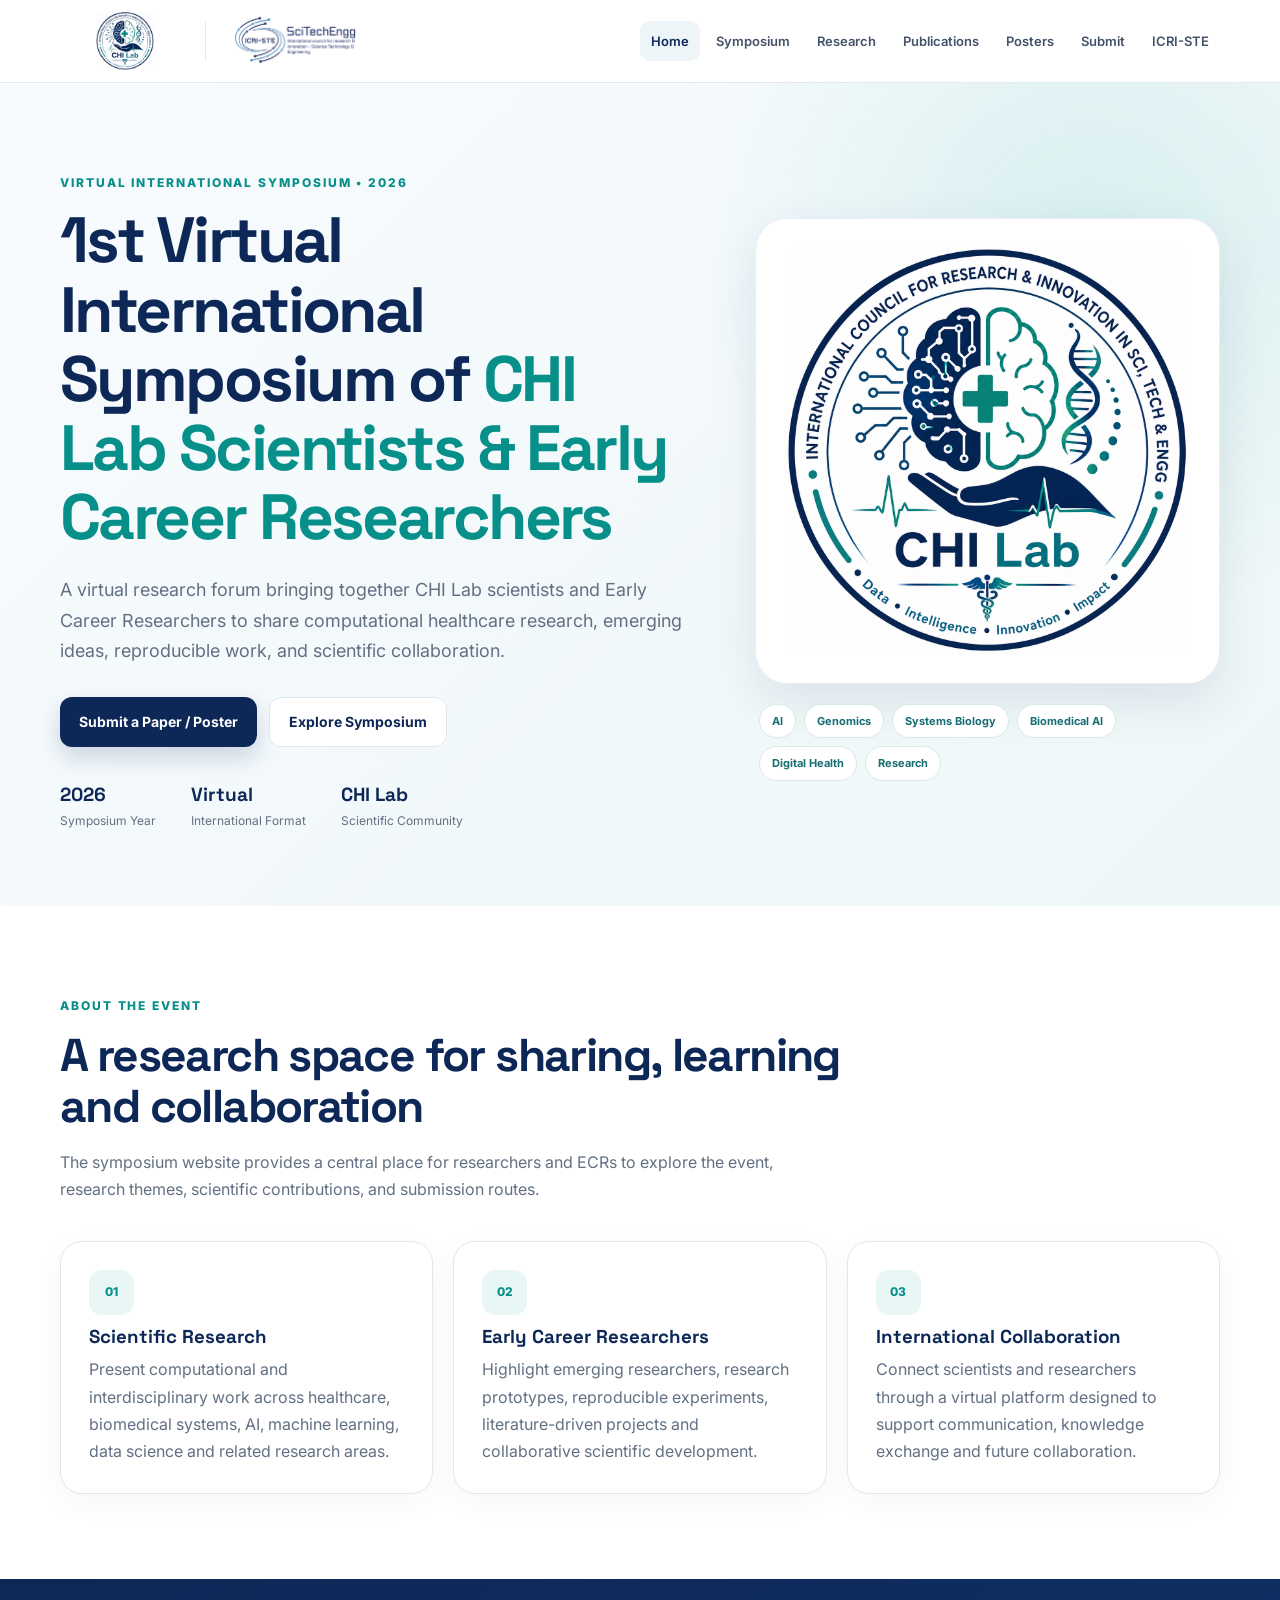
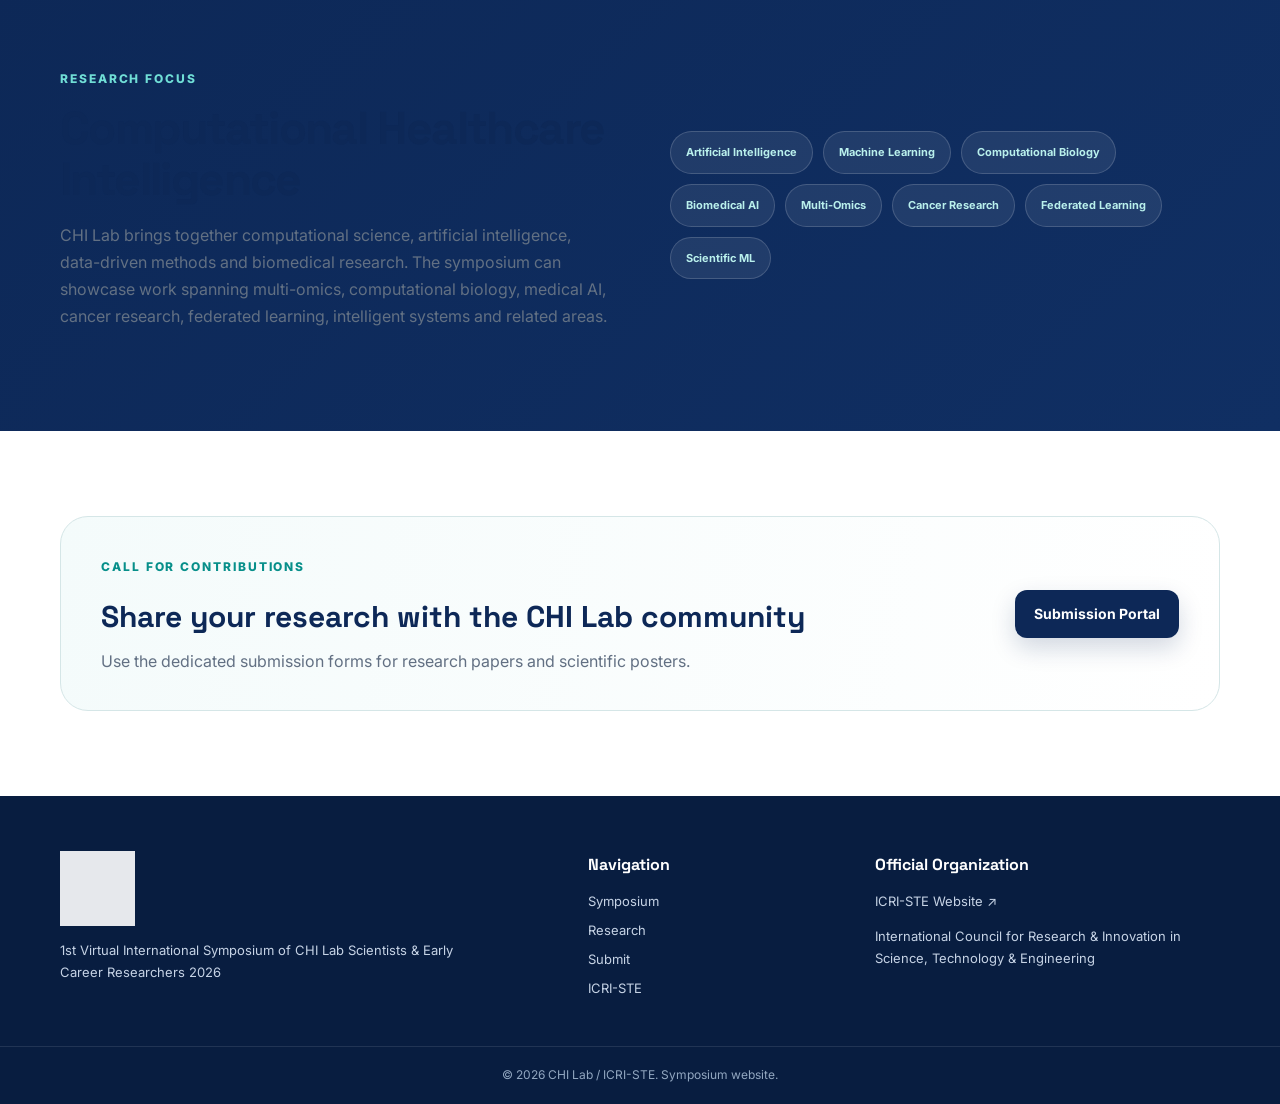
<file: index.html>
<!DOCTYPE html>
<html lang="en">
<head>
  <meta charset="UTF-8">
  <meta name="viewport" content="width=device-width, initial-scale=1.0">
  <meta name="description" content="1st Virtual International Symposium of CHI Lab Scientists & Early Career Researchers 2026">
  <title>CHI Lab Symposium 2026 | ICRI-STE</title>
  <link rel="stylesheet" href="styles.css">
</head>
<body>
<header class="site-header">
  <div class="container nav-wrap">
    <a class="brand" href="index.html" aria-label="CHI Lab Symposium home">
      <img src="assets/CHI-Lab.png" alt="CHI Lab logo">
      <span class="brand-divider"></span>
      <img class="icri-logo" src="assets/ICRI-STE-Logo.png" alt="ICRI-STE logo">
    </a>
    <button class="menu-toggle" aria-label="Open navigation">☰</button>
    <nav class="nav">
      <a class="active" href="index.html">Home</a>
      <a href="symposium.html">Symposium</a>
      <a href="research.html">Research</a>
      <a href="publications.html">Publications</a>
      <a href="posters.html">Posters</a>
      <a href="submit.html">Submit</a>
      <a href="icri-ste.html">ICRI-STE</a>
    </nav>
  </div>
</header>

<main>
  <section class="hero">
    <div class="container hero-grid">
      <div class="hero-copy">
        <span class="eyebrow">VIRTUAL INTERNATIONAL SYMPOSIUM • 2026</span>
        <h1>1st Virtual International Symposium of <span>CHI Lab Scientists & Early Career Researchers</span></h1>
        <p class="lead">A virtual research forum bringing together CHI Lab scientists and Early Career Researchers to share computational healthcare research, emerging ideas, reproducible work, and scientific collaboration.</p>
        <div class="hero-actions">
          <a class="btn primary" href="submit.html">Submit a Paper / Poster</a>
          <a class="btn secondary" href="symposium.html">Explore Symposium</a>
        </div>
        <div class="hero-meta">
          <div><strong>2026</strong><span>Symposium Year</span></div>
          <div><strong>Virtual</strong><span>International Format</span></div>
          <div><strong>CHI Lab</strong><span>Scientific Community</span></div>
        </div>
      </div>
      <div class="hero-visual">
        <div class="logo-card">
          <img src="assets/CHI-Lab.png" alt="Computational Healthcare Intelligence Lab">
        </div>
        <div class="orbit-card">
          <span>AI</span><span>Genomics</span><span>Systems Biology</span><span>Biomedical AI</span><span>Digital Health</span><span>Research</span>
        </div>
      </div>
    </div>
  </section>

  <section class="section">
    <div class="container">
      <div class="section-heading">
        <span class="eyebrow">ABOUT THE EVENT</span>
        <h2>A research space for sharing, learning and collaboration</h2>
        <p>The symposium website provides a central place for researchers and ECRs to explore the event, research themes, scientific contributions, and submission routes.</p>
      </div>
      <div class="cards three">
        <article class="card">
          <div class="icon">01</div>
          <h3>Scientific Research</h3>
          <p>Present computational and interdisciplinary work across healthcare, biomedical systems, AI, machine learning, data science and related research areas.</p>
        </article>
        <article class="card">
          <div class="icon">02</div>
          <h3>Early Career Researchers</h3>
          <p>Highlight emerging researchers, research prototypes, reproducible experiments, literature-driven projects and collaborative scientific development.</p>
        </article>
        <article class="card">
          <div class="icon">03</div>
          <h3>International Collaboration</h3>
          <p>Connect scientists and researchers through a virtual platform designed to support communication, knowledge exchange and future collaboration.</p>
        </article>
      </div>
    </div>
  </section>

  <section class="section section-dark">
    <div class="container split">
      <div>
        <span class="eyebrow light">RESEARCH FOCUS</span>
        <h2>Computational Healthcare Intelligence</h2>
        <p>CHI Lab brings together computational science, artificial intelligence, data-driven methods and biomedical research. The symposium can showcase work spanning multi-omics, computational biology, medical AI, cancer research, federated learning, intelligent systems and related areas.</p>
      </div>
      <div class="topic-list">
        <span>Artificial Intelligence</span>
        <span>Machine Learning</span>
        <span>Computational Biology</span>
        <span>Biomedical AI</span>
        <span>Multi-Omics</span>
        <span>Cancer Research</span>
        <span>Federated Learning</span>
        <span>Scientific ML</span>
      </div>
    </div>
  </section>

  <section class="section">
    <div class="container callout">
      <div>
        <span class="eyebrow">CALL FOR CONTRIBUTIONS</span>
        <h2>Share your research with the CHI Lab community</h2>
        <p>Use the dedicated submission forms for research papers and scientific posters.</p>
      </div>
      <a class="btn primary" href="submit.html">Submission Portal</a>
    </div>
  </section>
</main>

<footer class="footer">
  <div class="container footer-grid">
    <div>
      <img src="assets/CHI-Lab.png" alt="CHI Lab" class="footer-chi">
      <p>1st Virtual International Symposium of CHI Lab Scientists & Early Career Researchers 2026</p>
    </div>
    <div>
      <h4>Navigation</h4>
      <a href="symposium.html">Symposium</a>
      <a href="research.html">Research</a>
      <a href="submit.html">Submit</a>
      <a href="icri-ste.html">ICRI-STE</a>
    </div>
    <div>
      <h4>Official Organization</h4>
      <a href="https://icriste.com/" target="_blank" rel="noopener">ICRI-STE Website ↗</a>
      <p>International Council for Research & Innovation in Science, Technology & Engineering</p>
    </div>
  </div>
  <div class="copyright">© 2026 CHI Lab / ICRI-STE. Symposium website.</div>
</footer>
<script src="script.js"></script>
</body>
</html>
</file>
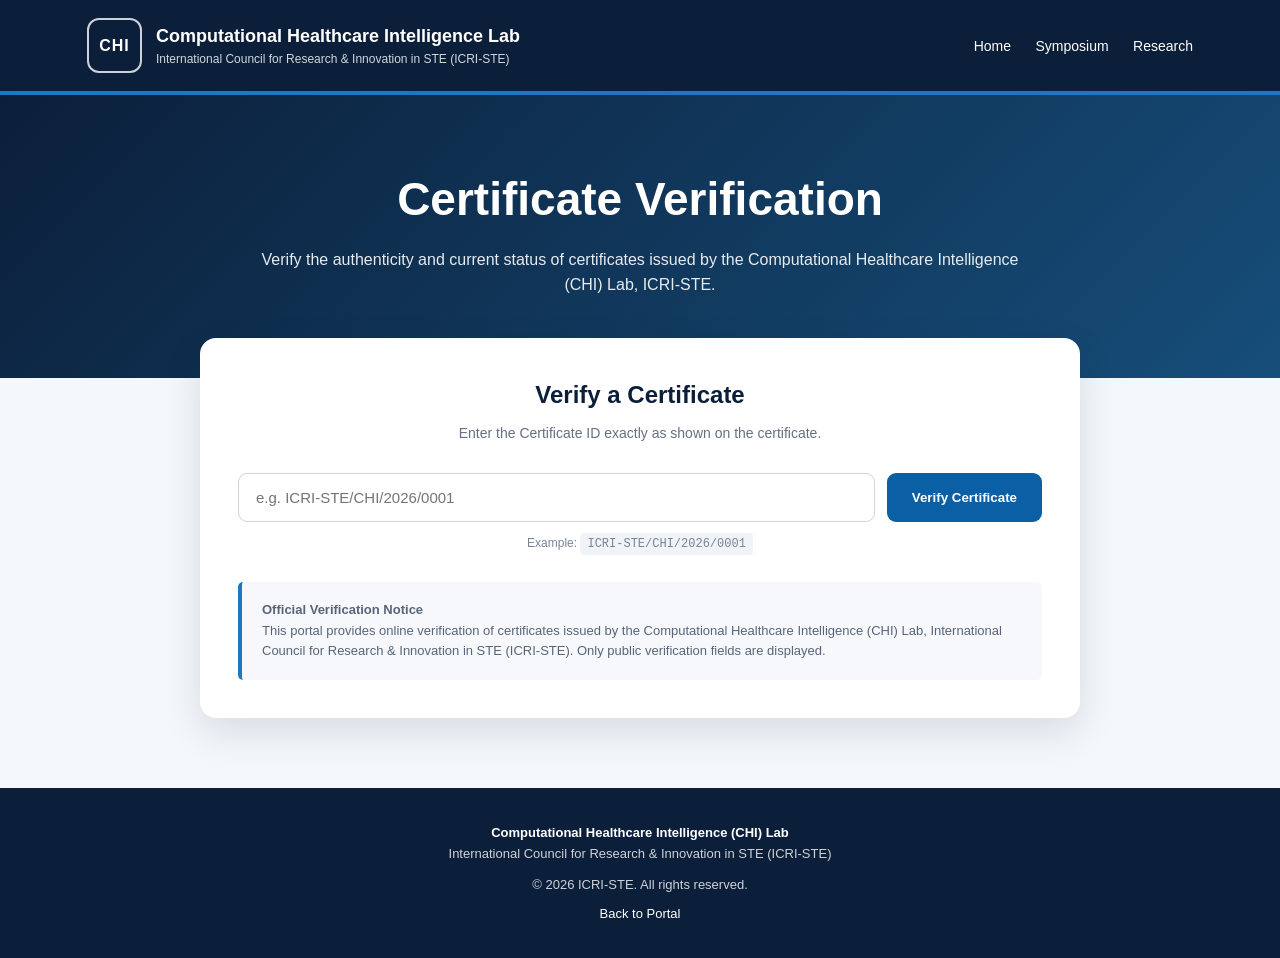
<file: certificates.html>
<!DOCTYPE html>
<html lang="en">
<head>
<meta charset="UTF-8">
<meta name="viewport" content="width=device-width, initial-scale=1.0">
<title>Certificate Verification | ICRI-STE | CHI Lab</title>
<meta name="description" content="Official Certificate Verification Portal of the Computational Healthcare Intelligence Lab (CHI Lab), ICRI-STE.">
<style>
*{box-sizing:border-box;margin:0;padding:0}
body{font-family:Segoe UI,Arial,sans-serif;background:#f4f7fb;color:#172033;line-height:1.6}
header{background:#0b1f3a;color:#fff;border-bottom:4px solid #1d78c1}
.header{max-width:1150px;margin:auto;padding:18px 22px;display:flex;align-items:center;justify-content:space-between;gap:20px}
.brand{display:flex;align-items:center;gap:14px}
.logo{width:55px;height:55px;border:2px solid rgba(255,255,255,.8);border-radius:12px;display:flex;align-items:center;justify-content:center;font-weight:800;letter-spacing:1px}
.brand h2{font-size:18px}.brand p{font-size:12px;opacity:.82}
nav a{color:#fff;text-decoration:none;margin-left:20px;font-size:14px}
nav a:hover{text-decoration:underline}
.hero{background:linear-gradient(135deg,#0b1f3a,#164e7a);color:#fff;text-align:center;padding:68px 20px 80px}
.hero h1{font-size:clamp(30px,5vw,46px);margin-bottom:10px}.hero p{max-width:760px;margin:auto;opacity:.9}
main{max-width:920px;margin:-40px auto 70px;padding:0 20px}
.card{background:#fff;border-radius:16px;box-shadow:0 14px 38px rgba(15,35,60,.12);padding:38px}
.card h2{text-align:center;color:#0b1f3a;margin-bottom:8px}.intro{text-align:center;color:#657084;font-size:14px;margin-bottom:28px}
.search{display:flex;gap:12px}.search input{flex:1;padding:15px 17px;border:1px solid #ccd5e1;border-radius:9px;font-size:15px;outline:none}
.search input:focus{border-color:#1d78c1;box-shadow:0 0 0 3px rgba(29,120,193,.12)}
button{border:0;border-radius:9px;padding:0 25px;background:#0b5fa5;color:#fff;font-weight:700;cursor:pointer}
button:hover{background:#084d87}
.example{text-align:center;margin-top:12px;color:#7a8494;font-size:12px}.example code{background:#f0f3f7;padding:4px 7px;border-radius:4px}
#result{display:none;margin-top:30px}
.valid-head,.invalid-head{padding:18px 20px;border-radius:9px 9px 0 0;display:flex;gap:12px;align-items:center;font-weight:700}
.valid-head{background:#eaf8f0;color:#176b3a;border:1px solid #b9e4ca}
.invalid-head{background:#fff0f0;color:#a32929;border:1px solid #efc0c0}
.icon{width:32px;height:32px;border-radius:50%;display:flex;align-items:center;justify-content:center;background:currentColor;color:#fff}
.details{border:1px solid #dce2e9;border-top:0;border-radius:0 0 9px 9px}
.row{display:grid;grid-template-columns:220px 1fr;padding:14px 20px;border-bottom:1px solid #edf0f3}
.row:last-child{border-bottom:0}.label{font-weight:700;color:#586579}.value{color:#172033}.id{font-family:Consolas,monospace;font-weight:700;color:#0b5fa5}
.note{margin-top:28px;padding:18px 20px;background:#f6f8fb;border-left:4px solid #1d78c1;border-radius:5px;font-size:13px;color:#586579}
footer{background:#0b1f3a;color:rgba(255,255,255,.8);text-align:center;padding:35px 20px;font-size:13px}
footer strong{color:#fff}
@media(max-width:700px){.header{flex-direction:column;text-align:center}nav a{margin:0 7px}.search{flex-direction:column}.search button{min-height:48px}.row{grid-template-columns:1fr;gap:4px}.card{padding:25px 18px}}
</style>
</head>
<body>
<header>
  <div class="header">
    <div class="brand">
      <div class="logo">CHI</div>
      <div>
        <h2>Computational Healthcare Intelligence Lab</h2>
        <p>International Council for Research &amp; Innovation in STE (ICRI-STE)</p>
      </div>
    </div>
    <nav>
      <a href="index.html">Home</a>
      <a href="symposium.html">Symposium</a>
      <a href="research.html">Research</a>
    </nav>
  </div>
</header>

<section class="hero">
  <h1>Certificate Verification</h1>
  <p>Verify the authenticity and current status of certificates issued by the Computational Healthcare Intelligence (CHI) Lab, ICRI-STE.</p>
</section>

<main>
  <section class="card">
    <h2>Verify a Certificate</h2>
    <p class="intro">Enter the Certificate ID exactly as shown on the certificate.</p>

    <div class="search">
      <input id="certificateId" type="text" placeholder="e.g. ICRI-STE/CHI/2026/0001" autocomplete="off">
      <button onclick="verifyCertificate()">Verify Certificate</button>
    </div>

    <div class="example">Example: <code>ICRI-STE/CHI/2026/0001</code></div>
    <div id="result"></div>

    <div class="note">
      <strong>Official Verification Notice</strong><br>
      This portal provides online verification of certificates issued by the Computational Healthcare Intelligence (CHI) Lab, International Council for Research &amp; Innovation in STE (ICRI-STE). Only public verification fields are displayed.
    </div>
  </section>
</main>

<footer>
  <p><strong>Computational Healthcare Intelligence (CHI) Lab</strong></p>
  <p>International Council for Research &amp; Innovation in STE (ICRI-STE)</p>
  <p style="margin-top:10px;">&copy; 2026 ICRI-STE. All rights reserved.</p>
  <p style="margin-top:8px;"><a href="index.html" style="color:white;text-decoration:none">Back to Portal</a></p>
</footer>

<script>
let certificates = [];

async function loadCertificates(){
  try{
    const response = await fetch("assets/certificates.json", {cache:"no-store"});
    if(!response.ok) throw new Error("Register unavailable");
    certificates = await response.json();

    const id = new URLSearchParams(window.location.search).get("id");
    if(id){
      document.getElementById("certificateId").value = id;
      verifyCertificate(false);
    }
  }catch(e){
    showInvalid("The certificate verification register is temporarily unavailable.");
  }
}

function verifyCertificate(updateUrl=true){
  const entered = document.getElementById("certificateId").value.trim();
  if(!entered){ showInvalid("Please enter a Certificate ID."); return; }

  const certificate = certificates.find(c =>
    String(c.certificate_id || "").trim().toLowerCase() === entered.toLowerCase()
  );

  if(!certificate){
    if(updateUrl) history.replaceState(null,"","certificates.html");
    showInvalid("No certificate record was found for the Certificate ID provided.");
    return;
  }

  if(updateUrl){
    history.replaceState(null,"","certificates.html?id="+encodeURIComponent(certificate.certificate_id));
  }
  showCertificate(certificate);
}

function showCertificate(c){
  const result = document.getElementById("result");
  result.style.display = "block";
  result.innerHTML = `
    <div class="valid-head">
      <div class="icon">✓</div>
      <div>Certificate Verified
        <div style="font-size:12px;font-weight:400">This certificate record is valid in the official verification register.</div>
      </div>
    </div>
    <div class="details">
      ${row("Certificate ID", c.certificate_id, true)}
      ${row("Certificate Holder", c.certificate_holder)}
      ${row("Certificate Type", c.certificate_type)}
      ${row("Programme / Event", c.programme_event)}
      ${row("Issue Date", c.issue_date)}
      ${row("Status", c.status)}
    </div>`;
}

function row(label,value,isId=false){
  return `<div class="row"><div class="label">${escapeHTML(label)}</div><div class="value ${isId?'id':''}">${escapeHTML(value)}</div></div>`;
}

function showInvalid(message){
  const result=document.getElementById("result");
  result.style.display="block";
  result.innerHTML=`<div class="invalid-head"><div class="icon">!</div><div>Certificate Not Verified
  <div style="font-size:12px;font-weight:400">${escapeHTML(message)}</div></div></div>`;
}

function escapeHTML(value){
  return String(value ?? "").replace(/&/g,"&amp;").replace(/</g,"&lt;").replace(/>/g,"&gt;").replace(/"/g,"&quot;").replace(/'/g,"&#039;");
}

document.getElementById("certificateId").addEventListener("keydown",e=>{
  if(e.key==="Enter") verifyCertificate();
});

loadCertificates();
</script>
</body>
</html>
</file>
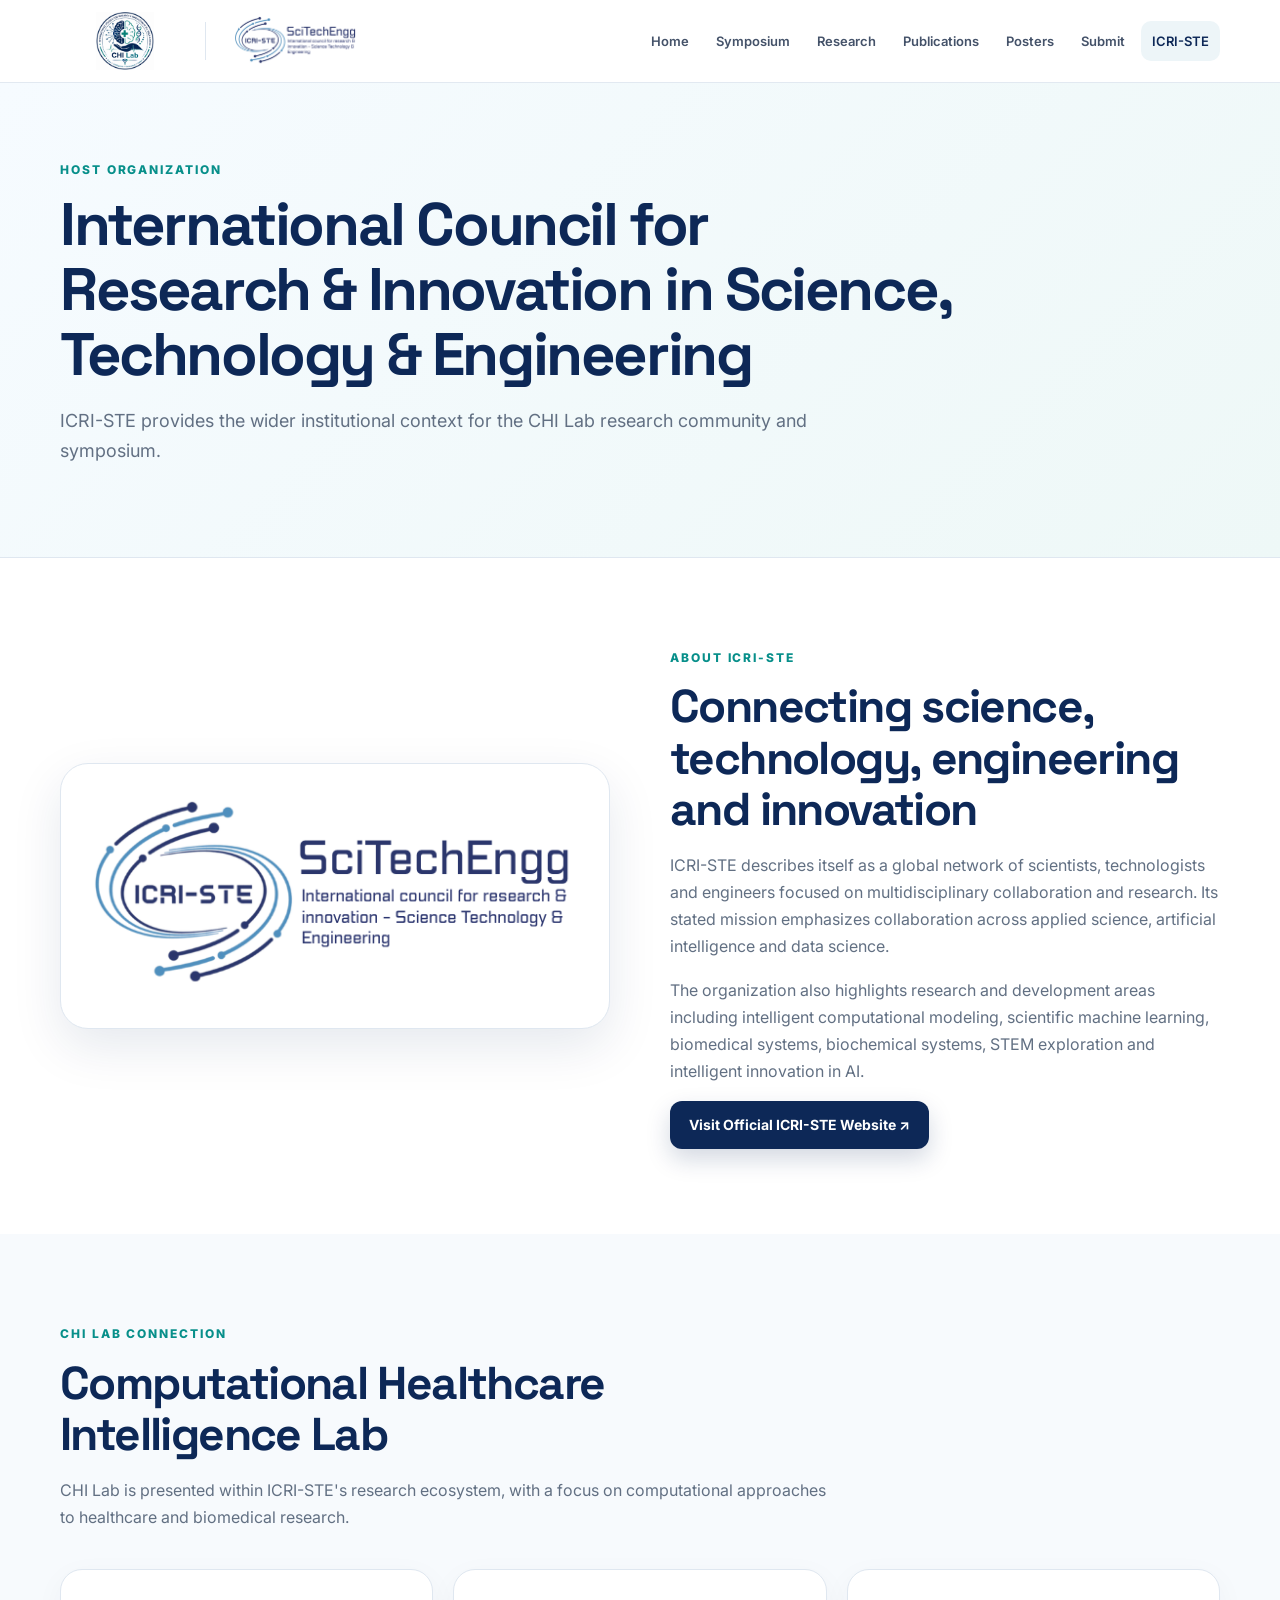
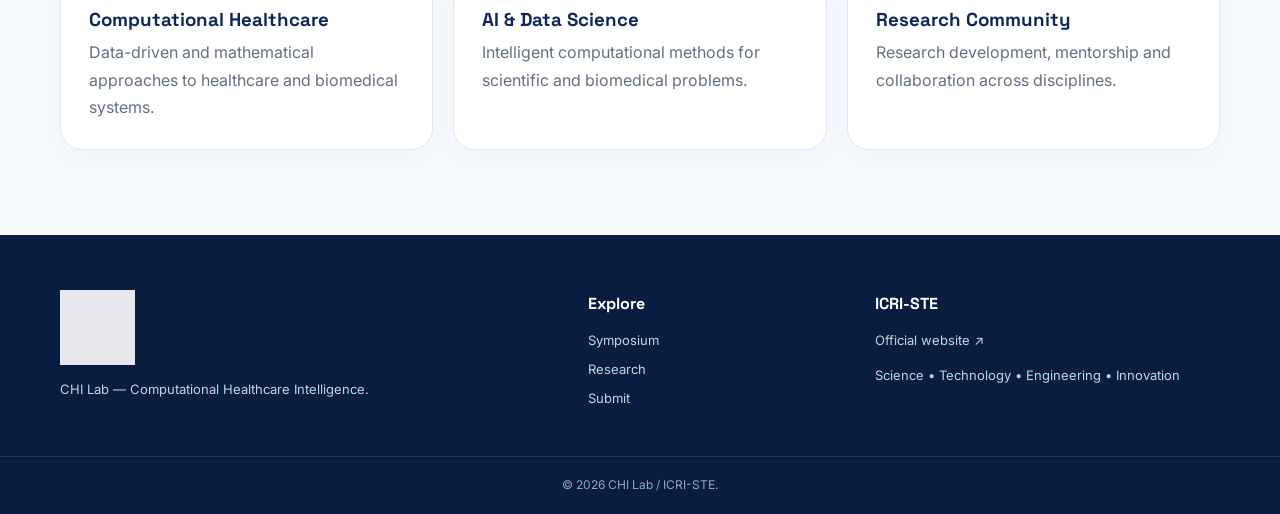
<file: icri-ste.html>
<!DOCTYPE html>
<html lang="en">
<head><meta charset="UTF-8"><meta name="viewport" content="width=device-width, initial-scale=1.0"><meta name="description" content="About ICRI-STE and its connection with CHI Lab."><title>ICRI-STE | CHI Lab Symposium 2026</title><link rel="stylesheet" href="styles.css"></head>
<body>
<header class="site-header"><div class="container nav-wrap"><a class="brand" href="index.html"><img src="assets/CHI-Lab.png" alt="CHI Lab logo"><span class="brand-divider"></span><img class="icri-logo" src="assets/ICRI-STE-Logo.png" alt="ICRI-STE logo"></a><button class="menu-toggle" aria-label="Open navigation">☰</button><nav class="nav"><a href="index.html">Home</a><a href="symposium.html">Symposium</a><a href="research.html">Research</a><a href="publications.html">Publications</a><a href="posters.html">Posters</a><a href="submit.html">Submit</a><a class="active" href="icri-ste.html">ICRI-STE</a></nav></div></header>
<main>
<section class="page-hero"><div class="container"><span class="eyebrow">HOST ORGANIZATION</span><h1>International Council for Research & Innovation in Science, Technology & Engineering</h1><p>ICRI-STE provides the wider institutional context for the CHI Lab research community and symposium.</p></div></section>
<section class="section"><div class="container split"><div class="organization-logo"><img src="assets/ICRI-STE-Logo.png" alt="Official ICRI-STE logo"></div><div><span class="eyebrow">ABOUT ICRI-STE</span><h2>Connecting science, technology, engineering and innovation</h2><p>ICRI-STE describes itself as a global network of scientists, technologists and engineers focused on multidisciplinary collaboration and research. Its stated mission emphasizes collaboration across applied science, artificial intelligence and data science.</p><p>The organization also highlights research and development areas including intelligent computational modeling, scientific machine learning, biomedical systems, biochemical systems, STEM exploration and intelligent innovation in AI.</p><a class="btn primary" href="https://icriste.com/" target="_blank" rel="noopener">Visit Official ICRI-STE Website ↗</a></div></div></section>
<section class="section alt"><div class="container"><div class="section-heading"><span class="eyebrow">CHI LAB CONNECTION</span><h2>Computational Healthcare Intelligence Lab</h2><p>CHI Lab is presented within ICRI-STE's research ecosystem, with a focus on computational approaches to healthcare and biomedical research.</p></div><div class="cards three"><article class="card"><h3>Computational Healthcare</h3><p>Data-driven and mathematical approaches to healthcare and biomedical systems.</p></article><article class="card"><h3>AI & Data Science</h3><p>Intelligent computational methods for scientific and biomedical problems.</p></article><article class="card"><h3>Research Community</h3><p>Research development, mentorship and collaboration across disciplines.</p></article></div></div></section>
</main>
<footer class="footer"><div class="container footer-grid"><div><img src="assets/CHI-Lab.png" class="footer-chi" alt="CHI Lab"><p>CHI Lab — Computational Healthcare Intelligence.</p></div><div><h4>Explore</h4><a href="symposium.html">Symposium</a><a href="research.html">Research</a><a href="submit.html">Submit</a></div><div><h4>ICRI-STE</h4><a href="https://icriste.com/" target="_blank" rel="noopener">Official website ↗</a><p>Science • Technology • Engineering • Innovation</p></div></div><div class="copyright">© 2026 CHI Lab / ICRI-STE.</div></footer><script src="script.js"></script>
</body></html>
</file>
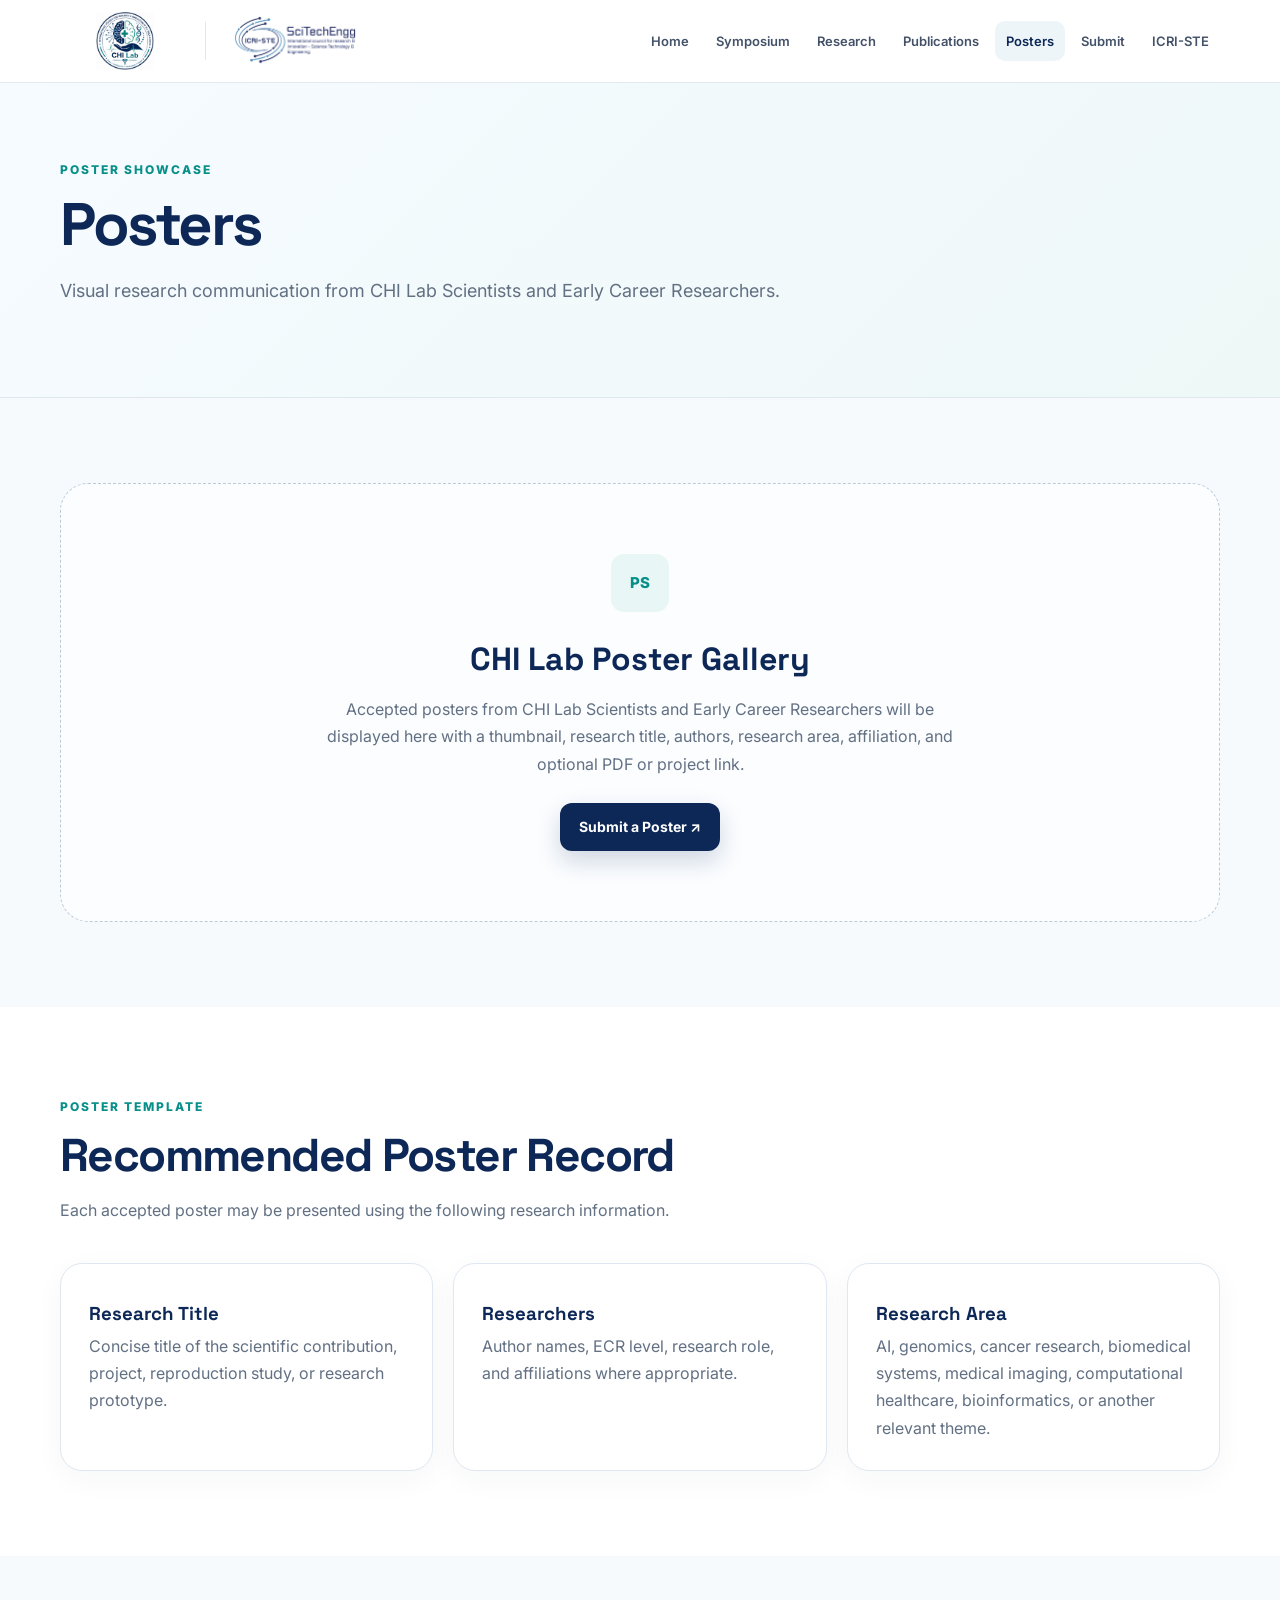
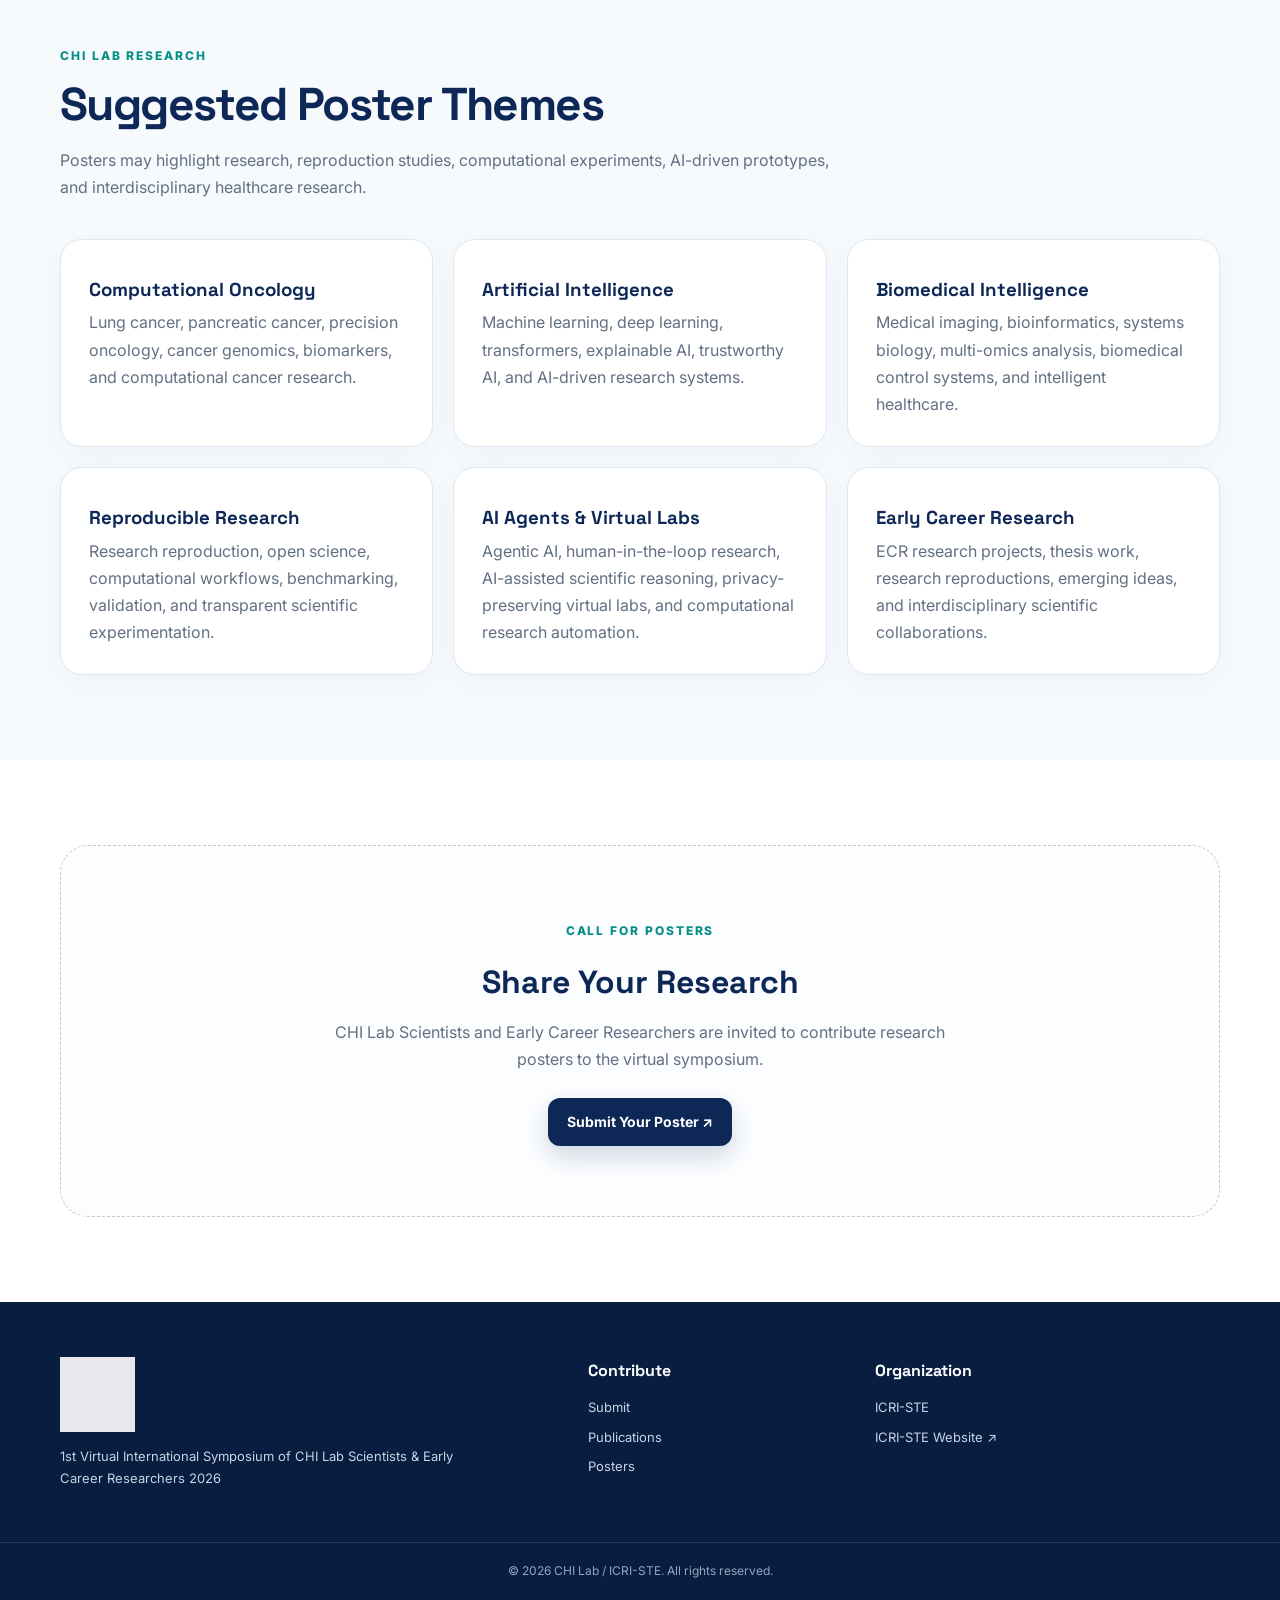
<file: posters.html>
<!DOCTYPE html>
<html lang="en">
<head>
  <meta charset="UTF-8">
  <meta name="viewport" content="width=device-width, initial-scale=1.0">

  <title>Posters | CHI Lab 2026</title>

  <meta
    name="description"
    content="Poster Showcase for the 1st Virtual International Symposium of CHI Lab Scientists & Early Career Researchers 2026."
  >

  <link rel="icon" href="assets/CHI-Lab.png">
  <link rel="stylesheet" href="styles.css">
</head>

<body>

  <!-- =========================
       HEADER
  ========================== -->
  <header class="site-header">
    <div class="container nav-wrap">

      <a class="brand" href="index.html" aria-label="CHI Lab Home">

        <img
          src="assets/CHI-Lab.png"
          alt="CHI Lab logo"
          loading="eager"
        >

        <span class="brand-divider" aria-hidden="true"></span>

        <img
          class="icri-logo"
          src="assets/ICRI-STE-Logo.png"
          alt="ICRI-STE logo"
          loading="eager"
        >

      </a>

      <button
        class="menu-toggle"
        type="button"
        aria-label="Open navigation"
        aria-expanded="false"
        aria-controls="primary-nav"
      >
        ☰
      </button>

      <nav
        id="primary-nav"
        class="nav"
        aria-label="Primary navigation"
      >
        <a href="index.html">Home</a>
        <a href="symposium.html">Symposium</a>
        <a href="research.html">Research</a>
        <a href="publications.html">Publications</a>
        <a class="active" href="posters.html" aria-current="page">
          Posters
        </a>
        <a href="submit.html">Submit</a>
        <a href="icri-ste.html">ICRI-STE</a>
      </nav>

    </div>
  </header>


  <!-- =========================
       MAIN CONTENT
  ========================== -->
  <main>

    <!-- Page Hero -->
    <section class="page-hero">
      <div class="container">

        <span class="eyebrow">
          POSTER SHOWCASE
        </span>

        <h1>
          Posters
        </h1>

        <p>
          Visual research communication from CHI Lab Scientists
          and Early Career Researchers.
        </p>

      </div>
    </section>

    <!-- =========================
         POSTER GALLERY
    ========================== -->
    <section class="section alt">

      <div class="container">

        <div class="empty-state">

          <div class="empty-mark" aria-hidden="true">
            PS
          </div>

          <h2>
            CHI Lab Poster Gallery
          </h2>

          <p>
            Accepted posters from CHI Lab Scientists and Early Career
            Researchers will be displayed here with a thumbnail,
            research title, authors, research area, affiliation,
            and optional PDF or project link.
          </p>

          <a
            class="btn primary"
            href="https://forms.gle/R9ojCakYWnSoQzU99"
            target="_blank"
            rel="noopener noreferrer"
          >
            Submit a Poster ↗
          </a>

        </div>

      </div>

    </section>


    <!-- =========================
         POSTER INFORMATION
    ========================== -->
    <section class="section">

      <div class="container">

        <div class="section-heading">

          <span class="eyebrow">
            POSTER TEMPLATE
          </span>

          <h2>
            Recommended Poster Record
          </h2>

          <p>
            Each accepted poster may be presented using the following
            research information.
          </p>

        </div>


        <div class="cards three">

          <!-- Card 1 -->
          <article class="card">

            <h3>
              Research Title
            </h3>

            <p>
              Concise title of the scientific contribution,
              project, reproduction study, or research prototype.
            </p>

          </article>


          <!-- Card 2 -->
          <article class="card">

            <h3>
              Researchers
            </h3>

            <p>
              Author names, ECR level, research role, and
              affiliations where appropriate.
            </p>

          </article>


          <!-- Card 3 -->
          <article class="card">

            <h3>
              Research Area
            </h3>

            <p>
              AI, genomics, cancer research, biomedical systems,
              medical imaging, computational healthcare,
              bioinformatics, or another relevant theme.
            </p>

          </article>

        </div>

      </div>

    </section>


    <!-- =========================
         RESEARCH THEMES
    ========================== -->
    <section class="section alt">

      <div class="container">

        <div class="section-heading">

          <span class="eyebrow">
            CHI LAB RESEARCH
          </span>

          <h2>
            Suggested Poster Themes
          </h2>

          <p>
            Posters may highlight research, reproduction studies,
            computational experiments, AI-driven prototypes,
            and interdisciplinary healthcare research.
          </p>

        </div>


        <div class="cards three">

          <article class="card">
            <h3>Computational Oncology</h3>
            <p>
              Lung cancer, pancreatic cancer, precision oncology,
              cancer genomics, biomarkers, and computational
              cancer research.
            </p>
          </article>


          <article class="card">
            <h3>Artificial Intelligence</h3>
            <p>
              Machine learning, deep learning, transformers,
              explainable AI, trustworthy AI, and AI-driven
              research systems.
            </p>
          </article>


          <article class="card">
            <h3>Biomedical Intelligence</h3>
            <p>
              Medical imaging, bioinformatics, systems biology,
              multi-omics analysis, biomedical control systems,
              and intelligent healthcare.
            </p>
          </article>


          <article class="card">
            <h3>Reproducible Research</h3>
            <p>
              Research reproduction, open science, computational
              workflows, benchmarking, validation, and transparent
              scientific experimentation.
            </p>
          </article>


          <article class="card">
            <h3>AI Agents &amp; Virtual Labs</h3>
            <p>
              Agentic AI, human-in-the-loop research, AI-assisted
              scientific reasoning, privacy-preserving virtual labs,
              and computational research automation.
            </p>
          </article>


          <article class="card">
            <h3>Early Career Research</h3>
            <p>
              ECR research projects, thesis work, research
              reproductions, emerging ideas, and interdisciplinary
              scientific collaborations.
            </p>
          </article>

        </div>

      </div>

    </section>


    <!-- =========================
         SUBMISSION CTA
    ========================== -->
    <section class="section">

      <div class="container">

        <div class="empty-state">

          <span class="eyebrow">
            CALL FOR POSTERS
          </span>

          <h2>
            Share Your Research
          </h2>

          <p>
            CHI Lab Scientists and Early Career Researchers are
            invited to contribute research posters to the
            virtual symposium.
          </p>

          <a
            class="btn primary"
            href="https://forms.gle/R9ojCakYWnSoQzU99"
            target="_blank"
            rel="noopener noreferrer"
          >
            Submit Your Poster ↗
          </a>

        </div>

      </div>

    </section>

  </main>


  <!-- =========================
       FOOTER
  ========================== -->
  <footer class="footer">

    <div class="container footer-grid">

      <!-- Footer Brand -->
      <div>

        <img
          src="assets/CHI-Lab.png"
          class="footer-chi"
          alt="Computational Healthcare Intelligence Lab logo"
          loading="lazy"
        >

        <p>
          1st Virtual International Symposium of CHI Lab
          Scientists &amp; Early Career Researchers 2026
        </p>

      </div>


      <!-- Contribute -->
      <div>

        <h4>
          Contribute
        </h4>

        <a href="submit.html">
          Submit
        </a>

        <a href="publications.html">
          Publications
        </a>

        <a href="posters.html">
          Posters
        </a>

      </div>


      <!-- Organization -->
      <div>

        <h4>
          Organization
        </h4>

        <a href="icri-ste.html">
          ICRI-STE
        </a>

        <a
          href="https://icriste.com/"
          target="_blank"
          rel="noopener noreferrer"
        >
          ICRI-STE Website ↗
        </a>

      </div>

    </div>


    <div class="copyright">
      © 2026 CHI Lab / ICRI-STE. All rights reserved.
    </div>

  </footer>


  <!-- =========================
       JAVASCRIPT
  ========================== -->
  <script src="script.js"></script>

</body>
</html>
</file>
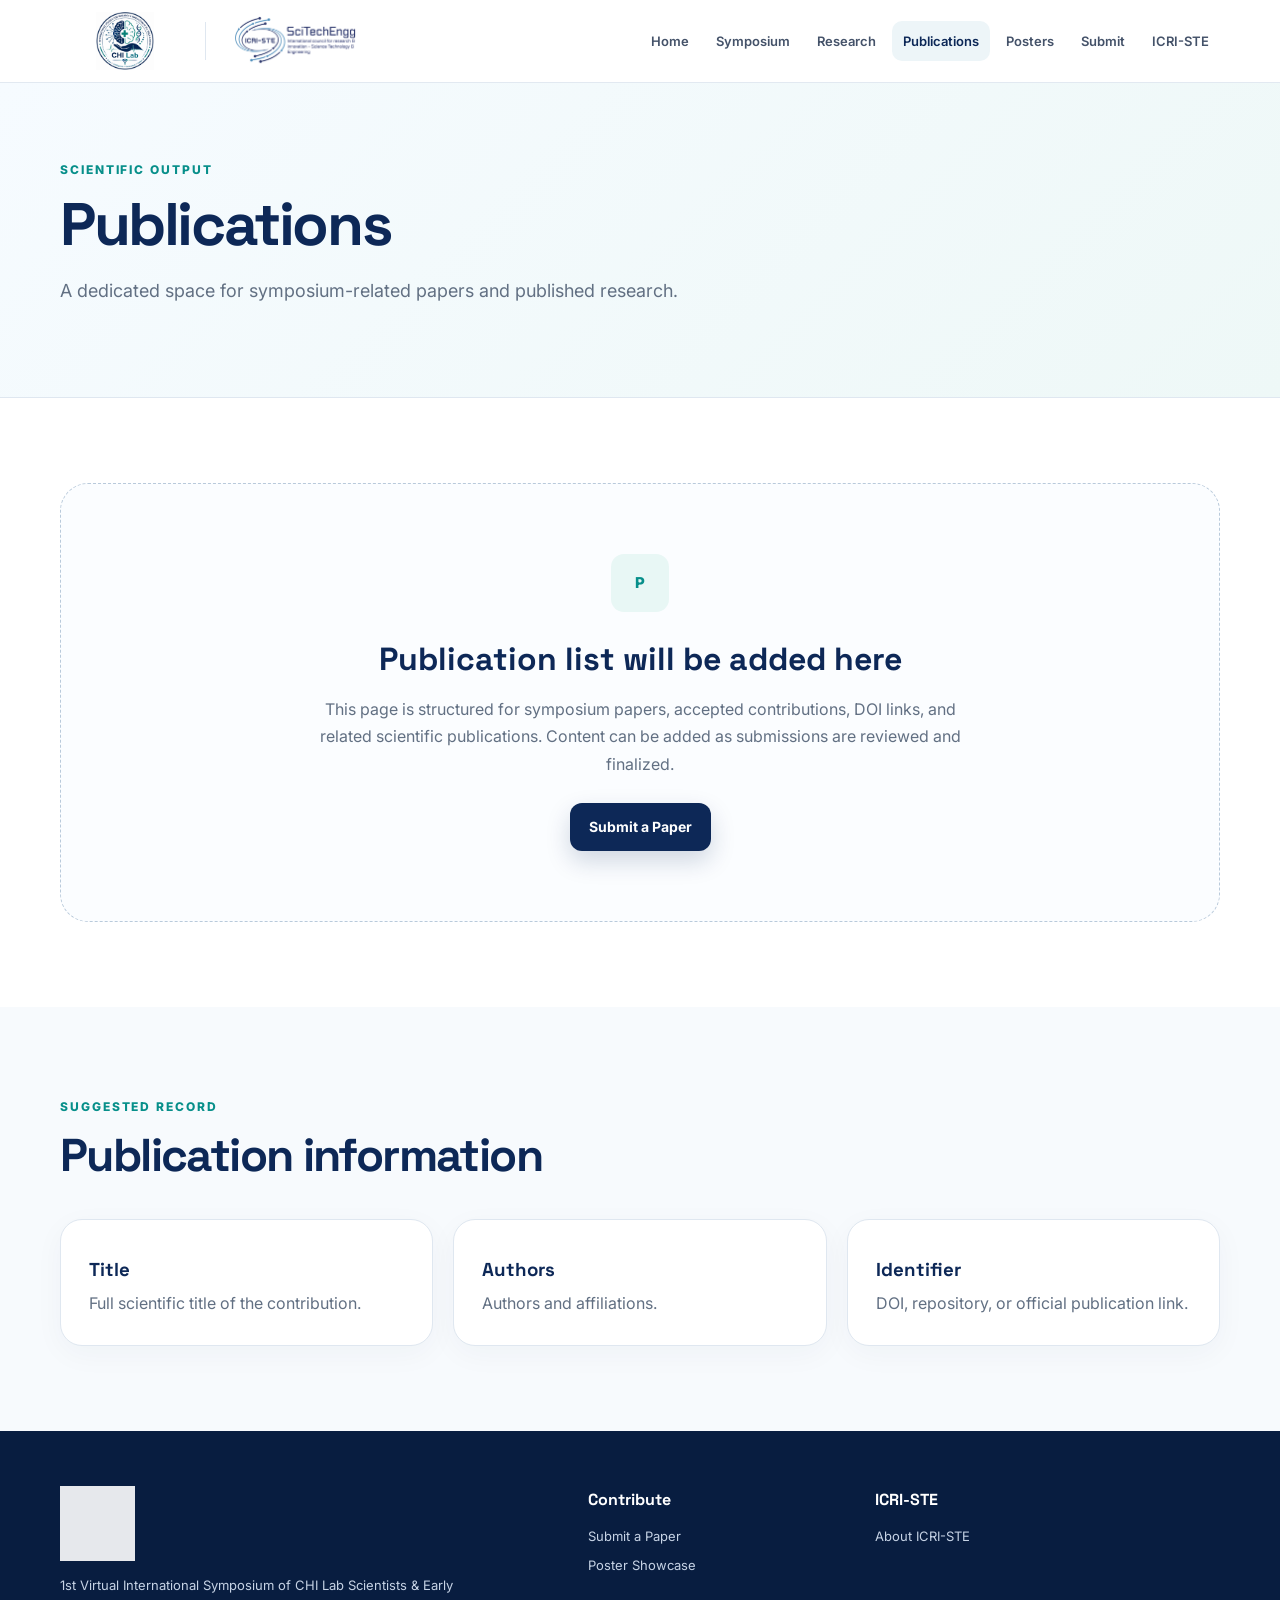
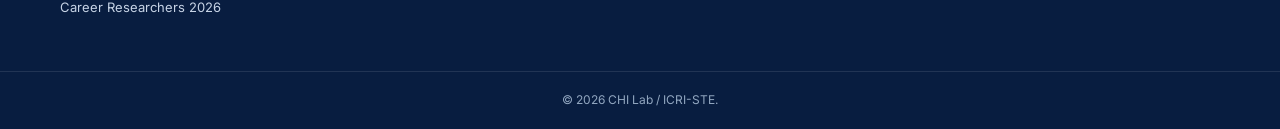
<file: publications.html>
<!DOCTYPE html>
<html lang="en">
<head><meta charset="UTF-8"><meta name="viewport" content="width=device-width, initial-scale=1.0"><title>Publications | CHI Lab 2026</title><link rel="stylesheet" href="styles.css"></head>
<body>
<header class="site-header"><div class="container nav-wrap"><a class="brand" href="index.html"><img src="assets/CHI-Lab.png" alt="CHI Lab logo"><span class="brand-divider"></span><img class="icri-logo" src="assets/ICRI-STE-Logo.png" alt="ICRI-STE logo"></a><button class="menu-toggle" aria-label="Open navigation">☰</button><nav class="nav"><a href="index.html">Home</a><a href="symposium.html">Symposium</a><a href="research.html">Research</a><a class="active" href="publications.html">Publications</a><a href="posters.html">Posters</a><a href="submit.html">Submit</a><a href="icri-ste.html">ICRI-STE</a></nav></div></header>
<main>
<section class="page-hero"><div class="container"><span class="eyebrow">SCIENTIFIC OUTPUT</span><h1>Publications</h1><p>A dedicated space for symposium-related papers and published research.</p></div></section>
<section class="section"><div class="container"><div class="empty-state"><div class="empty-mark">P</div><h2>Publication list will be added here</h2><p>This page is structured for symposium papers, accepted contributions, DOI links, and related scientific publications. Content can be added as submissions are reviewed and finalized.</p><a class="btn primary" href="submit.html">Submit a Paper</a></div></div></section>
<section class="section alt"><div class="container"><div class="section-heading"><span class="eyebrow">SUGGESTED RECORD</span><h2>Publication information</h2></div><div class="cards three"><article class="card"><h3>Title</h3><p>Full scientific title of the contribution.</p></article><article class="card"><h3>Authors</h3><p>Authors and affiliations.</p></article><article class="card"><h3>Identifier</h3><p>DOI, repository, or official publication link.</p></article></div></div></section>
</main>
<footer class="footer"><div class="container footer-grid"><div><img src="assets/CHI-Lab.png" class="footer-chi" alt="CHI Lab"><p>1st Virtual International Symposium of CHI Lab Scientists & Early Career Researchers 2026</p></div><div><h4>Contribute</h4><a href="submit.html">Submit a Paper</a><a href="posters.html">Poster Showcase</a></div><div><h4>ICRI-STE</h4><a href="icri-ste.html">About ICRI-STE</a></div></div><div class="copyright">© 2026 CHI Lab / ICRI-STE.</div></footer><script src="script.js"></script>
</body></html>
</file>
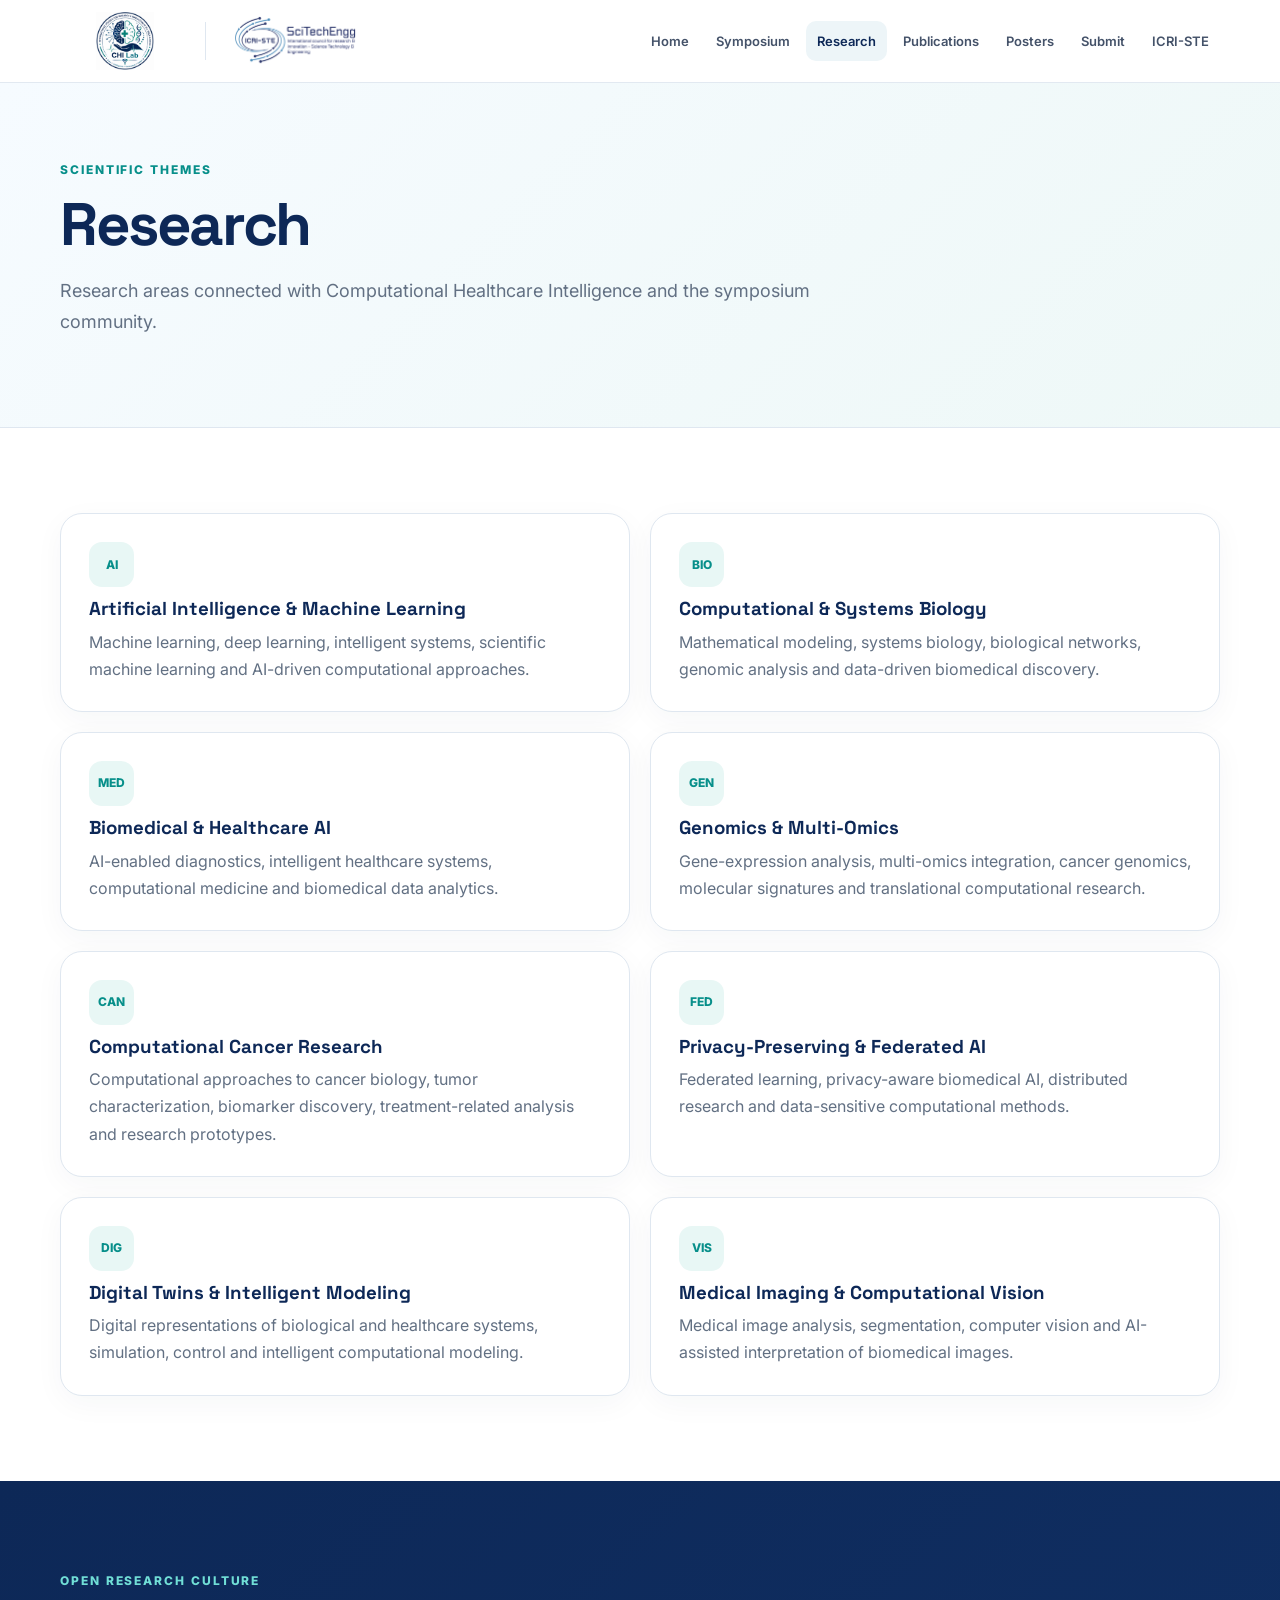
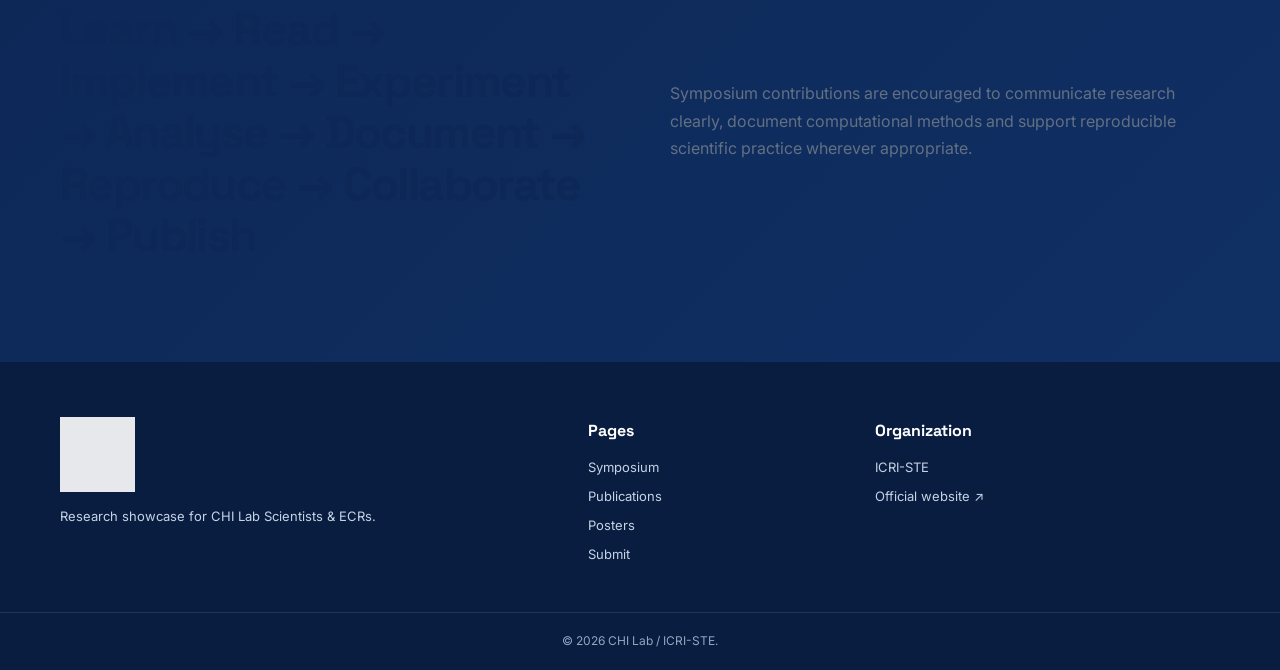
<file: research.html>
<!DOCTYPE html>
<html lang="en">
<head><meta charset="UTF-8"><meta name="viewport" content="width=device-width, initial-scale=1.0"><meta name="description" content="Research themes of the CHI Lab symposium."><title>Research | CHI Lab 2026</title><link rel="stylesheet" href="styles.css"></head>
<body>
<header class="site-header"><div class="container nav-wrap"><a class="brand" href="index.html"><img src="assets/CHI-Lab.png" alt="CHI Lab logo"><span class="brand-divider"></span><img class="icri-logo" src="assets/ICRI-STE-Logo.png" alt="ICRI-STE logo"></a><button class="menu-toggle" aria-label="Open navigation">☰</button><nav class="nav"><a href="index.html">Home</a><a href="symposium.html">Symposium</a><a class="active" href="research.html">Research</a><a href="publications.html">Publications</a><a href="posters.html">Posters</a><a href="submit.html">Submit</a><a href="icri-ste.html">ICRI-STE</a></nav></div></header>
<main>
<section class="page-hero"><div class="container"><span class="eyebrow">SCIENTIFIC THEMES</span><h1>Research</h1><p>Research areas connected with Computational Healthcare Intelligence and the symposium community.</p></div></section>
<section class="section"><div class="container"><div class="cards two">
<article class="card"><div class="icon">AI</div><h3>Artificial Intelligence & Machine Learning</h3><p>Machine learning, deep learning, intelligent systems, scientific machine learning and AI-driven computational approaches.</p></article>
<article class="card"><div class="icon">BIO</div><h3>Computational & Systems Biology</h3><p>Mathematical modeling, systems biology, biological networks, genomic analysis and data-driven biomedical discovery.</p></article>
<article class="card"><div class="icon">MED</div><h3>Biomedical & Healthcare AI</h3><p>AI-enabled diagnostics, intelligent healthcare systems, computational medicine and biomedical data analytics.</p></article>
<article class="card"><div class="icon">GEN</div><h3>Genomics & Multi-Omics</h3><p>Gene-expression analysis, multi-omics integration, cancer genomics, molecular signatures and translational computational research.</p></article>
<article class="card"><div class="icon">CAN</div><h3>Computational Cancer Research</h3><p>Computational approaches to cancer biology, tumor characterization, biomarker discovery, treatment-related analysis and research prototypes.</p></article>
<article class="card"><div class="icon">FED</div><h3>Privacy-Preserving & Federated AI</h3><p>Federated learning, privacy-aware biomedical AI, distributed research and data-sensitive computational methods.</p></article>
<article class="card"><div class="icon">DIG</div><h3>Digital Twins & Intelligent Modeling</h3><p>Digital representations of biological and healthcare systems, simulation, control and intelligent computational modeling.</p></article>
<article class="card"><div class="icon">VIS</div><h3>Medical Imaging & Computational Vision</h3><p>Medical image analysis, segmentation, computer vision and AI-assisted interpretation of biomedical images.</p></article>
</div></div></section>
<section class="section section-dark"><div class="container split"><div><span class="eyebrow light">OPEN RESEARCH CULTURE</span><h2>Learn → Read → Implement → Experiment → Analyse → Document → Reproduce → Collaborate → Publish</h2></div><p>Symposium contributions are encouraged to communicate research clearly, document computational methods and support reproducible scientific practice wherever appropriate.</p></div></section>
</main>
<footer class="footer"><div class="container footer-grid"><div><img src="assets/CHI-Lab.png" class="footer-chi" alt="CHI Lab"><p>Research showcase for CHI Lab Scientists & ECRs.</p></div><div><h4>Pages</h4><a href="symposium.html">Symposium</a><a href="publications.html">Publications</a><a href="posters.html">Posters</a><a href="submit.html">Submit</a></div><div><h4>Organization</h4><a href="icri-ste.html">ICRI-STE</a><a href="https://icriste.com/" target="_blank" rel="noopener">Official website ↗</a></div></div><div class="copyright">© 2026 CHI Lab / ICRI-STE.</div></footer><script src="script.js"></script>
</body></html>
</file>
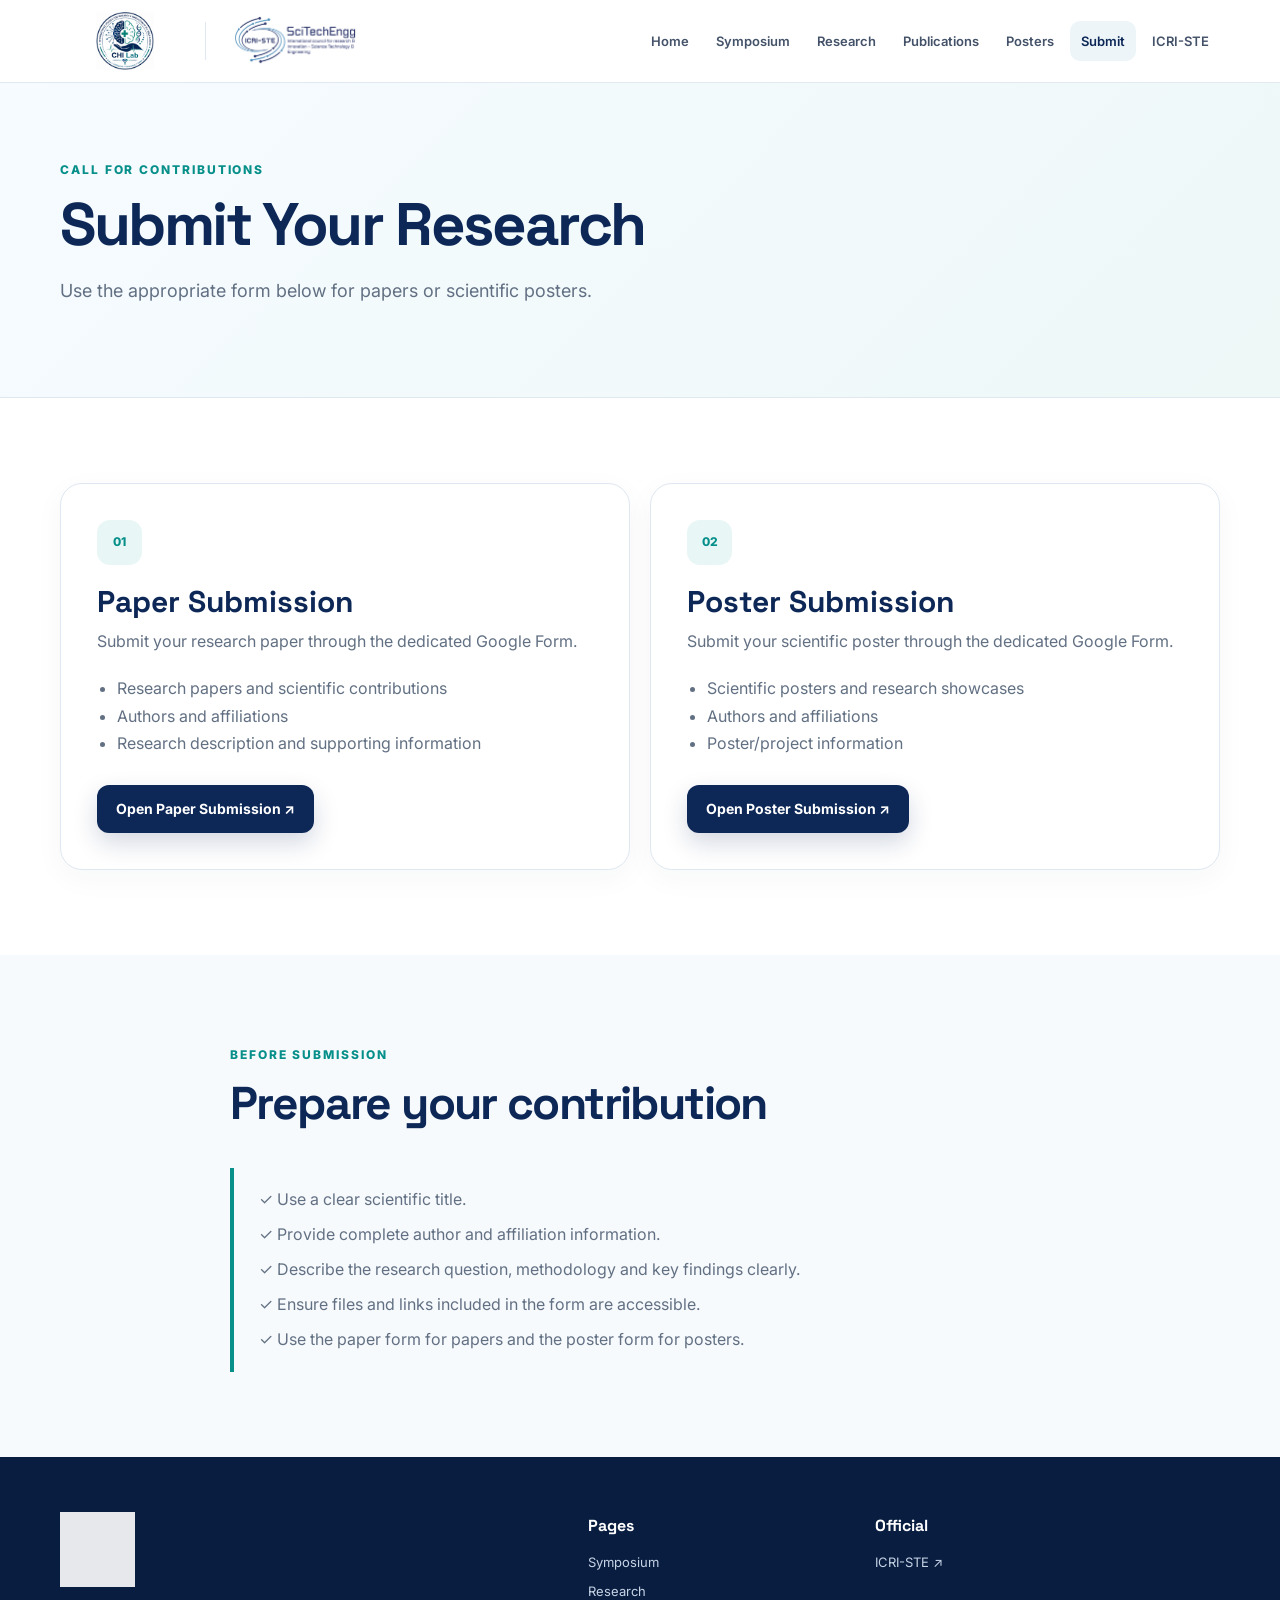
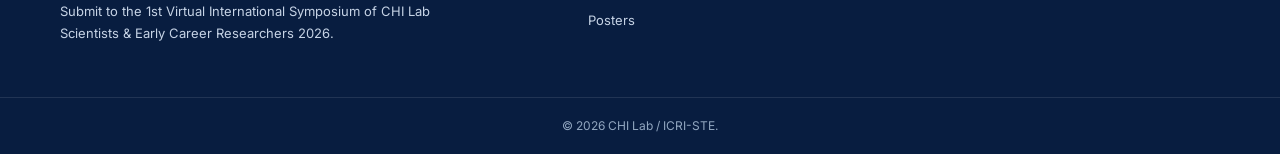
<file: submit.html>
<!DOCTYPE html>
<html lang="en">
<head><meta charset="UTF-8"><meta name="viewport" content="width=device-width, initial-scale=1.0"><meta name="description" content="Submit papers and posters to the CHI Lab Symposium 2026."><title>Submit | CHI Lab 2026</title><link rel="stylesheet" href="styles.css"></head>
<body>
<header class="site-header"><div class="container nav-wrap"><a class="brand" href="index.html"><img src="assets/CHI-Lab.png" alt="CHI Lab logo"><span class="brand-divider"></span><img class="icri-logo" src="assets/ICRI-STE-Logo.png" alt="ICRI-STE logo"></a><button class="menu-toggle" aria-label="Open navigation">☰</button><nav class="nav"><a href="index.html">Home</a><a href="symposium.html">Symposium</a><a href="research.html">Research</a><a href="publications.html">Publications</a><a href="posters.html">Posters</a><a class="active" href="submit.html">Submit</a><a href="icri-ste.html">ICRI-STE</a></nav></div></header>
<main>
<section class="page-hero"><div class="container"><span class="eyebrow">CALL FOR CONTRIBUTIONS</span><h1>Submit Your Research</h1><p>Use the appropriate form below for papers or scientific posters.</p></div></section>
<section class="section"><div class="container cards two">
<article class="submit-card"><span class="submission-type">01</span><h2>Paper Submission</h2><p>Submit your research paper through the dedicated Google Form.</p><ul><li>Research papers and scientific contributions</li><li>Authors and affiliations</li><li>Research description and supporting information</li></ul><a class="btn primary" href="https://forms.gle/gp933vQCQ2eRobiv9" target="_blank" rel="noopener">Open Paper Submission ↗</a></article>
<article class="submit-card"><span class="submission-type">02</span><h2>Poster Submission</h2><p>Submit your scientific poster through the dedicated Google Form.</p><ul><li>Scientific posters and research showcases</li><li>Authors and affiliations</li><li>Poster/project information</li></ul><a class="btn primary" href="https://forms.gle/R9ojCakYWnSoQzU99" target="_blank" rel="noopener">Open Poster Submission ↗</a></article>
</div></section>
<section class="section alt"><div class="container narrow"><div class="section-heading"><span class="eyebrow">BEFORE SUBMISSION</span><h2>Prepare your contribution</h2></div><div class="check-list"><p>✓ Use a clear scientific title.</p><p>✓ Provide complete author and affiliation information.</p><p>✓ Describe the research question, methodology and key findings clearly.</p><p>✓ Ensure files and links included in the form are accessible.</p><p>✓ Use the paper form for papers and the poster form for posters.</p></div></div></section>
</main>
<footer class="footer"><div class="container footer-grid"><div><img src="assets/CHI-Lab.png" class="footer-chi" alt="CHI Lab"><p>Submit to the 1st Virtual International Symposium of CHI Lab Scientists & Early Career Researchers 2026.</p></div><div><h4>Pages</h4><a href="symposium.html">Symposium</a><a href="research.html">Research</a><a href="posters.html">Posters</a></div><div><h4>Official</h4><a href="https://icriste.com/" target="_blank" rel="noopener">ICRI-STE ↗</a></div></div><div class="copyright">© 2026 CHI Lab / ICRI-STE.</div></footer><script src="script.js"></script>
</body></html>
</file>
<file: styles.css>
@import url('https://fonts.googleapis.com/css2?family=Inter:wght@400;500;600;700;800&family=Space+Grotesk:wght@500;600;700&display=swap');

:root{
  --navy:#0d2857;
  --navy2:#153d78;
  --teal:#078f8a;
  --teal2:#15aaa2;
  --ink:#132238;
  --muted:#627083;
  --line:#dfe7f0;
  --bg:#f7fafd;
  --white:#fff;
  --shadow:0 18px 50px rgba(13,40,87,.10);
  --radius:22px;
}
*{box-sizing:border-box}
html{scroll-behavior:smooth}
body{margin:0;font-family:Inter,system-ui,sans-serif;color:var(--ink);background:var(--white);line-height:1.7}
a{color:inherit;text-decoration:none}
img{max-width:100%;display:block}
.container{width:min(1160px,92%);margin:auto}
.site-header{position:sticky;top:0;z-index:50;background:rgba(255,255,255,.94);backdrop-filter:blur(14px);border-bottom:1px solid rgba(223,231,240,.9)}
.nav-wrap{min-height:82px;display:flex;align-items:center;justify-content:space-between;gap:25px}
.brand{display:flex;align-items:center;gap:15px;min-width:285px}
.brand img{width:130px;height:58px;object-fit:contain}
.brand .icri-logo{width:150px;height:52px}
.brand-divider{height:38px;width:1px;background:var(--line)}
.nav{display:flex;align-items:center;gap:5px}
.nav a{padding:9px 11px;border-radius:10px;font-size:13px;font-weight:600;color:#445269}
.nav a:hover,.nav a.active{color:var(--navy);background:#edf5f8}
.menu-toggle{display:none;border:0;background:none;font-size:28px;color:var(--navy)}
.hero{padding:85px 0 75px;background:radial-gradient(circle at 85% 20%,rgba(21,170,162,.12),transparent 30%),linear-gradient(135deg,#f8fbff,#eef7f7)}
.hero-grid{display:grid;grid-template-columns:1.15fr .85fr;gap:65px;align-items:center}
.eyebrow{display:inline-block;color:var(--teal);font-size:12px;font-weight:800;letter-spacing:.16em;text-transform:uppercase;margin-bottom:13px}
.eyebrow.light{color:#70ded6}
.hero h1,.page-hero h1{font-family:"Space Grotesk",sans-serif;line-height:1.08;color:var(--navy);letter-spacing:-.04em}
.hero h1{font-size:clamp(40px,5vw,68px);margin:0 0 23px}
.hero h1 span{color:var(--teal)}
.lead{font-size:18px;color:var(--muted);max-width:720px}
.hero-actions{display:flex;flex-wrap:wrap;gap:12px;margin:30px 0}
.btn{display:inline-flex;align-items:center;justify-content:center;padding:12px 19px;border-radius:12px;font-weight:700;font-size:14px;transition:.2s}
.btn:hover{transform:translateY(-2px)}
.btn.primary{background:var(--navy);color:white;box-shadow:0 10px 25px rgba(13,40,87,.18)}
.btn.secondary{border:1px solid var(--line);background:white;color:var(--navy)}
.hero-meta{display:flex;gap:35px;margin-top:32px;flex-wrap:wrap}
.hero-meta div{display:flex;flex-direction:column}
.hero-meta strong{font-family:"Space Grotesk";font-size:19px;color:var(--navy)}
.hero-meta span{font-size:12px;color:var(--muted)}
.hero-visual{position:relative}
.logo-card{background:#fff;border:1px solid rgba(13,40,87,.08);border-radius:32px;padding:28px;box-shadow:var(--shadow)}
.logo-card img{width:100%;border-radius:20px}
.orbit-card{display:flex;gap:8px;flex-wrap:wrap;padding:20px 4px 0}
.orbit-card span,.topic-list span{background:#fff;border:1px solid #d7e9e8;color:#166d72;border-radius:999px;padding:7px 12px;font-size:11px;font-weight:700}
.section{padding:85px 0}
.section.alt{background:var(--bg)}
.section-dark{background:linear-gradient(135deg,var(--navy),#102f63);color:#eaf4ff}
.section-dark h2{color:#fff}
.section-heading{max-width:780px;margin-bottom:38px}
.section-heading h2,.split h2{font-family:"Space Grotesk";font-size:clamp(30px,4vw,46px);line-height:1.12;letter-spacing:-.035em;color:var(--navy);margin:0 0 15px}
.section-heading p,.split p{color:var(--muted)}
.cards{display:grid;gap:20px}
.cards.three{grid-template-columns:repeat(3,1fr)}
.cards.two{grid-template-columns:repeat(2,1fr)}
.card,.submit-card{background:#fff;border:1px solid var(--line);border-radius:var(--radius);padding:28px;box-shadow:0 8px 30px rgba(13,40,87,.04)}
.card h3,.submit-card h2{font-family:"Space Grotesk";color:var(--navy);margin:10px 0 8px;line-height:1.25}
.card p,.submit-card p{color:var(--muted);margin:0}
.icon,.empty-mark,.submission-type{width:45px;height:45px;display:grid;place-items:center;border-radius:13px;background:#e8f7f5;color:var(--teal);font-weight:800;font-size:12px}
.split{display:grid;grid-template-columns:1fr 1fr;gap:60px;align-items:center}
.topic-list{display:flex;flex-wrap:wrap;gap:10px}
.topic-list span{background:rgba(255,255,255,.08);border-color:rgba(255,255,255,.16);color:#b9f0ec;padding:11px 15px}
.callout{border:1px solid #d5e6e7;border-radius:28px;padding:35px 40px;display:flex;align-items:center;justify-content:space-between;gap:30px;background:linear-gradient(100deg,#f4fbfb,#fff)}
.callout h2{font-family:"Space Grotesk";color:var(--navy);margin:0 0 6px;font-size:30px}
.callout p{margin:0;color:var(--muted)}
.page-hero{padding:72px 0;background:linear-gradient(135deg,#f6fbff,#eef8f7);border-bottom:1px solid var(--line)}
.page-hero h1{font-size:clamp(38px,5vw,60px);max-width:900px;margin:0 0 15px}
.page-hero p{font-size:18px;color:var(--muted);max-width:800px}
.info-panel{border:1px solid var(--line);border-radius:24px;background:#fff;box-shadow:var(--shadow);overflow:hidden}
.info-panel div{padding:19px 24px;border-bottom:1px solid var(--line);display:flex;justify-content:space-between;gap:15px}
.info-panel div:last-child{border-bottom:0}
.info-panel span{color:var(--muted);font-size:13px}.info-panel strong{color:var(--navy);font-size:13px;text-align:right}
.timeline{max-width:850px}
.timeline-item{display:grid;grid-template-columns:55px 1fr;gap:20px;padding:25px 0;border-bottom:1px solid var(--line)}
.timeline-item>b{width:42px;height:42px;border-radius:50%;display:grid;place-items:center;background:var(--navy);color:#fff;font-size:12px}
.timeline-item h3{margin:0;color:var(--navy);font-family:"Space Grotesk"}.timeline-item p{margin:4px 0;color:var(--muted)}
.empty-state{border:1px dashed #b9cadb;border-radius:28px;padding:70px 30px;text-align:center;background:#fbfdff}
.empty-state .empty-mark{margin:0 auto 20px;width:58px;height:58px;font-size:15px}
.empty-state h2{font-family:"Space Grotesk";font-size:32px;color:var(--navy);margin:0 0 10px}
.empty-state p{max-width:650px;margin:0 auto 25px;color:var(--muted)}
.submit-card{padding:36px}
.submission-type{margin-bottom:18px}
.submit-card h2{font-size:30px}
.submit-card ul{padding-left:20px;color:var(--muted);margin:20px 0 28px}
.check-list{border-left:4px solid var(--teal);padding:10px 0 10px 25px}.check-list p{margin:8px 0;color:var(--muted)}
.narrow{max-width:820px}
.organization-logo{padding:30px;border:1px solid var(--line);border-radius:28px;background:white;box-shadow:var(--shadow)}
.organization-logo img{max-height:280px;width:100%;object-fit:contain}
.footer{background:#081d40;color:#c6d3e5;padding:55px 0 0}
.footer-grid{display:grid;grid-template-columns:1.4fr .7fr 1fr;gap:45px;padding-bottom:40px}
.footer h4{color:#fff;margin:0 0 12px;font-family:"Space Grotesk"}
.footer a{display:block;color:#c6d3e5;margin:7px 0;font-size:13px}.footer a:hover{color:#76e0d8}
.footer p{font-size:13px;max-width:400px}
.footer-chi{width:155px;height:75px;object-fit:contain;object-position:left center;filter:brightness(0) invert(1);opacity:.9;margin-bottom:12px}
.copyright{border-top:1px solid rgba(255,255,255,.1);padding:18px 0;text-align:center;font-size:12px;color:#92a7c0}
@media(max-width:1000px){.nav{display:none;position:absolute;top:82px;left:0;right:0;background:white;border-bottom:1px solid var(--line);padding:12px 4%;flex-direction:column;align-items:stretch}.nav.open{display:flex}.nav a{padding:12px}.menu-toggle{display:block}.hero-grid,.split{grid-template-columns:1fr}.cards.three{grid-template-columns:1fr 1fr}.hero-visual{max-width:600px}.footer-grid{grid-template-columns:1fr 1fr}}
@media(max-width:650px){.brand{min-width:0;gap:8px}.brand img{width:105px;height:50px}.brand .icri-logo{width:120px}.brand-divider{height:30px}.hero{padding:55px 0}.hero h1{font-size:40px}.section{padding:60px 0}.cards.three,.cards.two{grid-template-columns:1fr}.callout{flex-direction:column;align-items:flex-start;padding:28px}.footer-grid{grid-template-columns:1fr}.hero-meta{gap:20px}.page-hero{padding:55px 0}}
</file>
